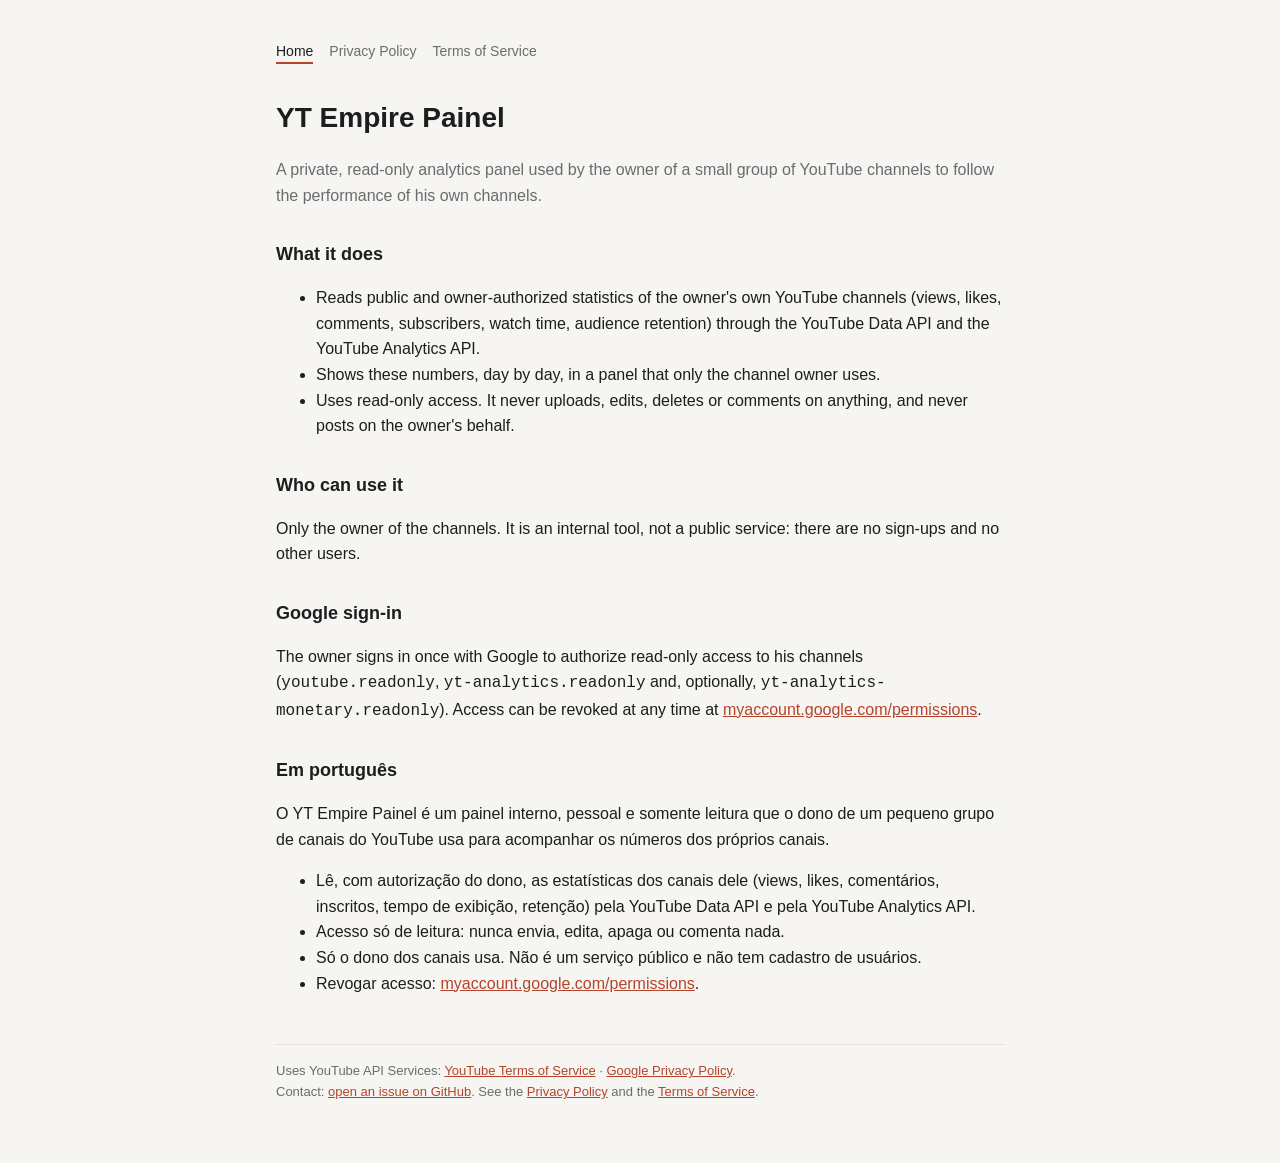
<file: index.html>
<!doctype html>
<html lang="en">
<head>
<meta charset="utf-8">
<meta name="viewport" content="width=device-width, initial-scale=1">
<title>YT Empire Painel</title>
<meta name="description" content="Private, read-only analytics panel used by the owner of a group of YouTube channels.">
<!-- Google Search Console ownership verification: keep this tag; Google re-checks it periodically. -->
<meta name="google-site-verification" content="VTjDbqDB1Z5hQZVcN75w3TZ2wQgIsldZHaRGd6fEHXM" />
<link rel="stylesheet" href="style.css">
</head>
<body>
<main>
<nav><a class="on" href="./">Home</a><a href="privacy.html">Privacy Policy</a><a href="terms.html">Terms of Service</a></nav>
<h1>YT Empire Painel</h1>
<p class="lead">A private, read-only analytics panel used by the owner of a small group of YouTube channels to follow
the performance of his own channels.</p>

<h2>What it does</h2>
<ul>
  <li>Reads public and owner-authorized statistics of the owner's own YouTube channels (views, likes, comments,
      subscribers, watch time, audience retention) through the YouTube Data API and the YouTube Analytics API.</li>
  <li>Shows these numbers, day by day, in a panel that only the channel owner uses.</li>
  <li>Uses read-only access. It never uploads, edits, deletes or comments on anything, and never posts on the
      owner's behalf.</li>
</ul>

<h2>Who can use it</h2>
<p>Only the owner of the channels. It is an internal tool, not a public service: there are no sign-ups and no
other users.</p>

<h2>Google sign-in</h2>
<p>The owner signs in once with Google to authorize read-only access to his channels
(<code>youtube.readonly</code>, <code>yt-analytics.readonly</code> and, optionally,
<code>yt-analytics-monetary.readonly</code>). Access can be revoked at any time at
<a href="https://myaccount.google.com/permissions">myaccount.google.com/permissions</a>.</p>

<h2 id="pt">Em português</h2>
<p>O YT Empire Painel é um painel interno, pessoal e somente leitura que o dono de um pequeno grupo de canais do
YouTube usa para acompanhar os números dos próprios canais.</p>
<ul>
  <li>Lê, com autorização do dono, as estatísticas dos canais dele (views, likes, comentários, inscritos, tempo de
      exibição, retenção) pela YouTube Data API e pela YouTube Analytics API.</li>
  <li>Acesso só de leitura: nunca envia, edita, apaga ou comenta nada.</li>
  <li>Só o dono dos canais usa. Não é um serviço público e não tem cadastro de usuários.</li>
  <li>Revogar acesso: <a href="https://myaccount.google.com/permissions">myaccount.google.com/permissions</a>.</li>
</ul>

<footer>Uses YouTube API Services: <a href="https://www.youtube.com/t/terms">YouTube Terms of Service</a> ·
<a href="https://policies.google.com/privacy">Google Privacy Policy</a>.<br>Contact: <a href="https://github.com/jorujes/yt-empire-painel/issues">open an issue on GitHub</a>.
See the <a href="privacy.html">Privacy Policy</a> and the <a href="terms.html">Terms of Service</a>.</footer>
</main>
</body>
</html>
</file>
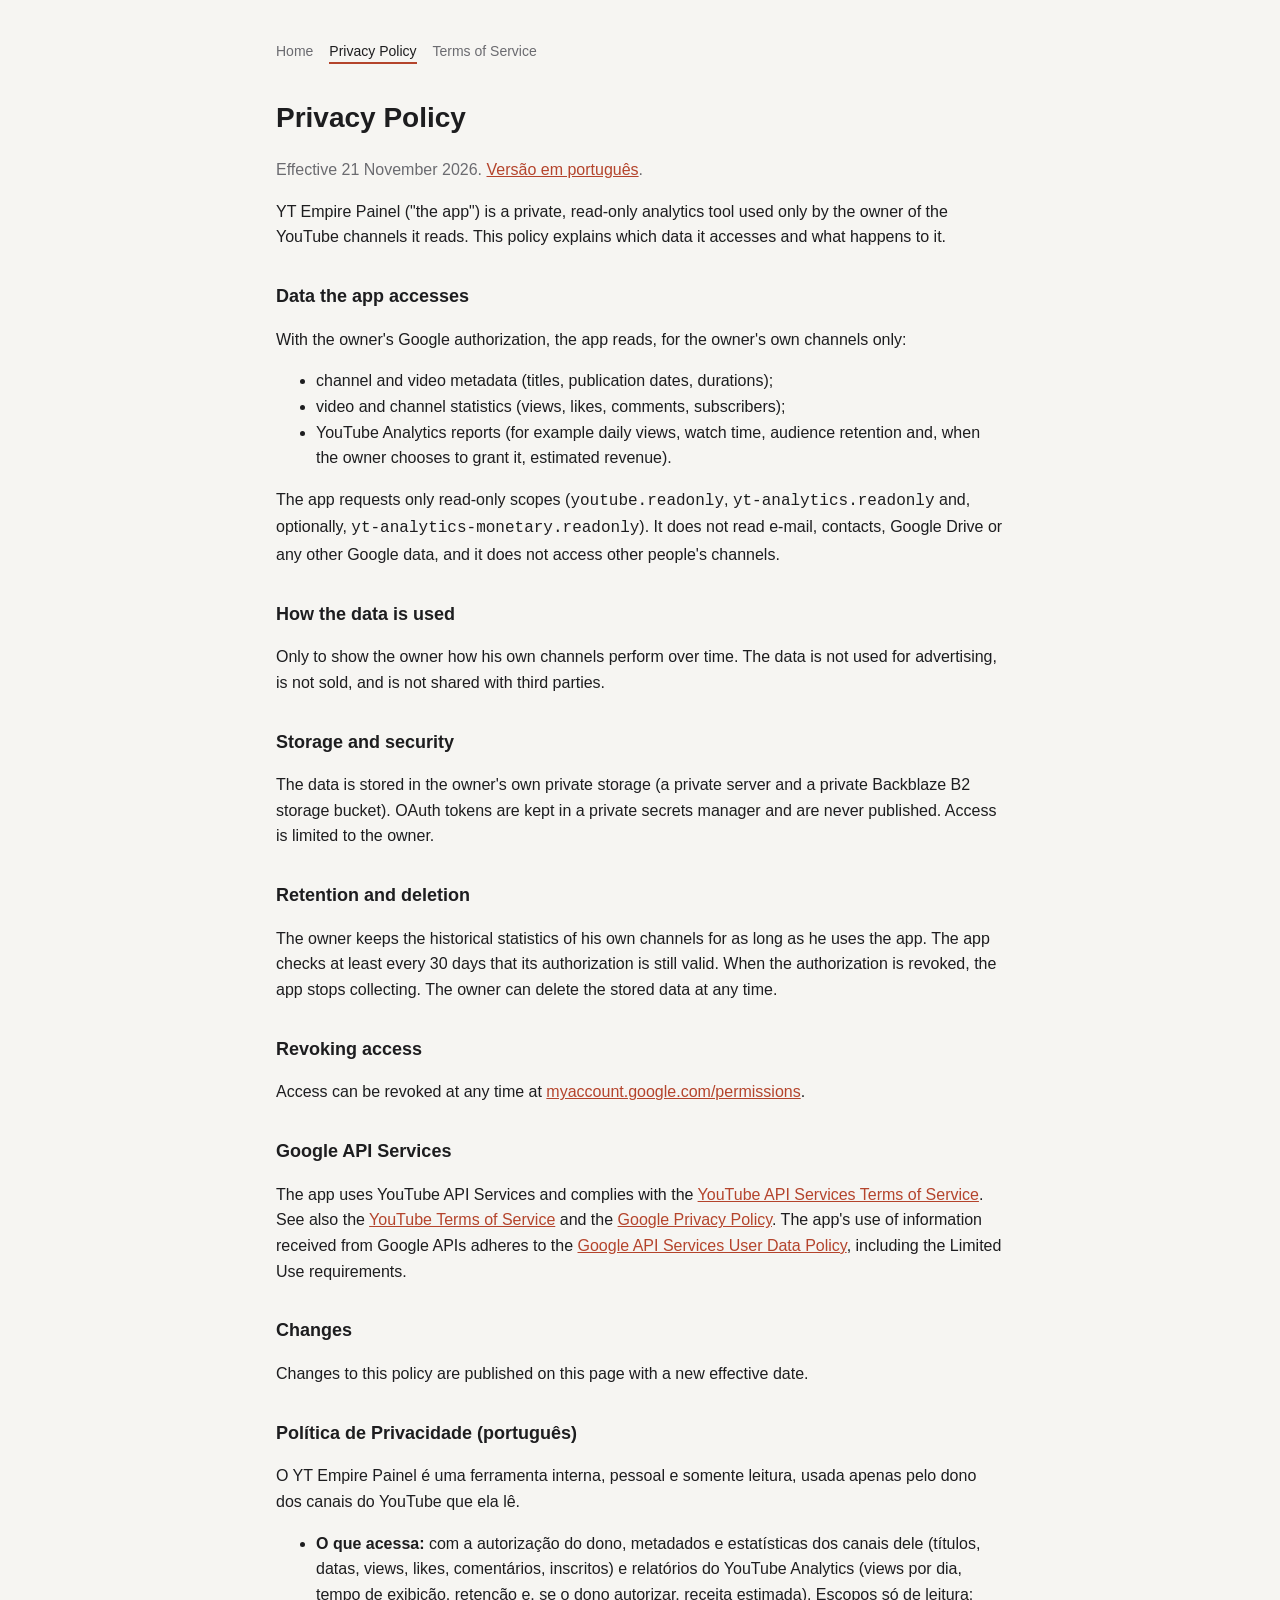
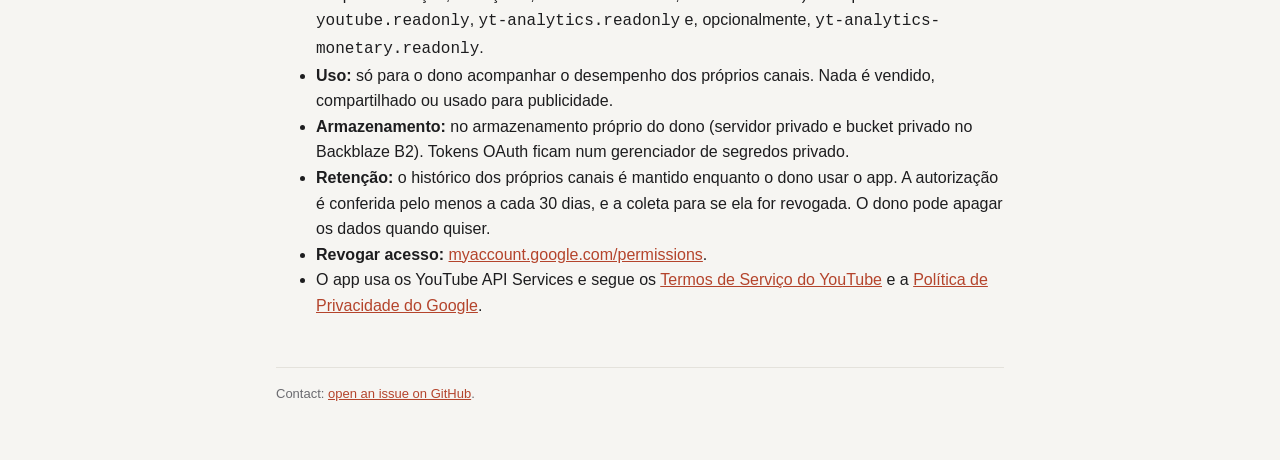
<file: privacy.html>
<!doctype html>
<html lang="en">
<head>
<meta charset="utf-8">
<meta name="viewport" content="width=device-width, initial-scale=1">
<title>Privacy Policy · YT Empire Painel</title>
<link rel="stylesheet" href="style.css">
</head>
<body>
<main>
<nav><a href="./">Home</a><a class="on" href="privacy.html">Privacy Policy</a><a href="terms.html">Terms of Service</a></nav>
<h1>Privacy Policy</h1>
<p class="lead">Effective 21 November 2026. <a href="#pt">Versão em português</a>.</p>

<p>YT Empire Painel ("the app") is a private, read-only analytics tool used only by the owner of the YouTube
channels it reads. This policy explains which data it accesses and what happens to it.</p>

<h2>Data the app accesses</h2>
<p>With the owner's Google authorization, the app reads, for the owner's own channels only:</p>
<ul>
  <li>channel and video metadata (titles, publication dates, durations);</li>
  <li>video and channel statistics (views, likes, comments, subscribers);</li>
  <li>YouTube Analytics reports (for example daily views, watch time, audience retention and, when the owner
      chooses to grant it, estimated revenue).</li>
</ul>
<p>The app requests only read-only scopes (<code>youtube.readonly</code>, <code>yt-analytics.readonly</code> and,
optionally, <code>yt-analytics-monetary.readonly</code>). It does not read e-mail, contacts, Google Drive or any other
Google data, and it does not access other people's channels.</p>

<h2>How the data is used</h2>
<p>Only to show the owner how his own channels perform over time. The data is not used for advertising, is not
sold, and is not shared with third parties.</p>

<h2>Storage and security</h2>
<p>The data is stored in the owner's own private storage (a private server and a private Backblaze B2 storage bucket).
OAuth tokens are kept in a private secrets manager and are never published. Access is limited to the owner.</p>

<h2>Retention and deletion</h2>
<p>The owner keeps the historical statistics of his own channels for as long as he uses the app. The app checks at
least every 30 days that its authorization is still valid. When the authorization is revoked, the app stops
collecting. The owner can delete the stored data at any time.</p>

<h2>Revoking access</h2>
<p>Access can be revoked at any time at
<a href="https://myaccount.google.com/permissions">myaccount.google.com/permissions</a>.</p>

<h2>Google API Services</h2>
<p>The app uses YouTube API Services and complies with the
<a href="https://developers.google.com/youtube/terms/api-services-terms-of-service">YouTube API Services Terms of Service</a>.
See also the <a href="https://www.youtube.com/t/terms">YouTube Terms of Service</a> and the
<a href="https://policies.google.com/privacy">Google Privacy Policy</a>. The app's use of information
received from Google APIs adheres to the
<a href="https://developers.google.com/terms/api-services-user-data-policy">Google API Services User Data Policy</a>,
including the Limited Use requirements.</p>

<h2>Changes</h2>
<p>Changes to this policy are published on this page with a new effective date.</p>

<h2 id="pt">Política de Privacidade (português)</h2>
<p>O YT Empire Painel é uma ferramenta interna, pessoal e somente leitura, usada apenas pelo dono dos canais do
YouTube que ela lê.</p>
<ul>
  <li><strong>O que acessa:</strong> com a autorização do dono, metadados e estatísticas dos canais dele (títulos, datas,
      views, likes, comentários, inscritos) e relatórios do YouTube Analytics (views por dia, tempo de exibição,
      retenção e, se o dono autorizar, receita estimada). Escopos só de leitura: <code>youtube.readonly</code>,
      <code>yt-analytics.readonly</code> e, opcionalmente, <code>yt-analytics-monetary.readonly</code>.</li>
  <li><strong>Uso:</strong> só para o dono acompanhar o desempenho dos próprios canais. Nada é vendido, compartilhado
      ou usado para publicidade.</li>
  <li><strong>Armazenamento:</strong> no armazenamento próprio do dono (servidor privado e bucket privado no Backblaze B2).
      Tokens OAuth ficam num gerenciador de segredos privado.</li>
  <li><strong>Retenção:</strong> o histórico dos próprios canais é mantido enquanto o dono usar o app. A autorização é
      conferida pelo menos a cada 30 dias, e a coleta para se ela for revogada. O dono pode apagar os dados quando
      quiser.</li>
  <li><strong>Revogar acesso:</strong> <a href="https://myaccount.google.com/permissions">myaccount.google.com/permissions</a>.</li>
  <li>O app usa os YouTube API Services e segue os
      <a href="https://www.youtube.com/t/terms">Termos de Serviço do YouTube</a> e a
      <a href="https://policies.google.com/privacy">Política de Privacidade do Google</a>.</li>
</ul>

<footer>Contact: <a href="https://github.com/jorujes/yt-empire-painel/issues">open an issue on GitHub</a>.</footer>
</main>
</body>
</html>
</file>
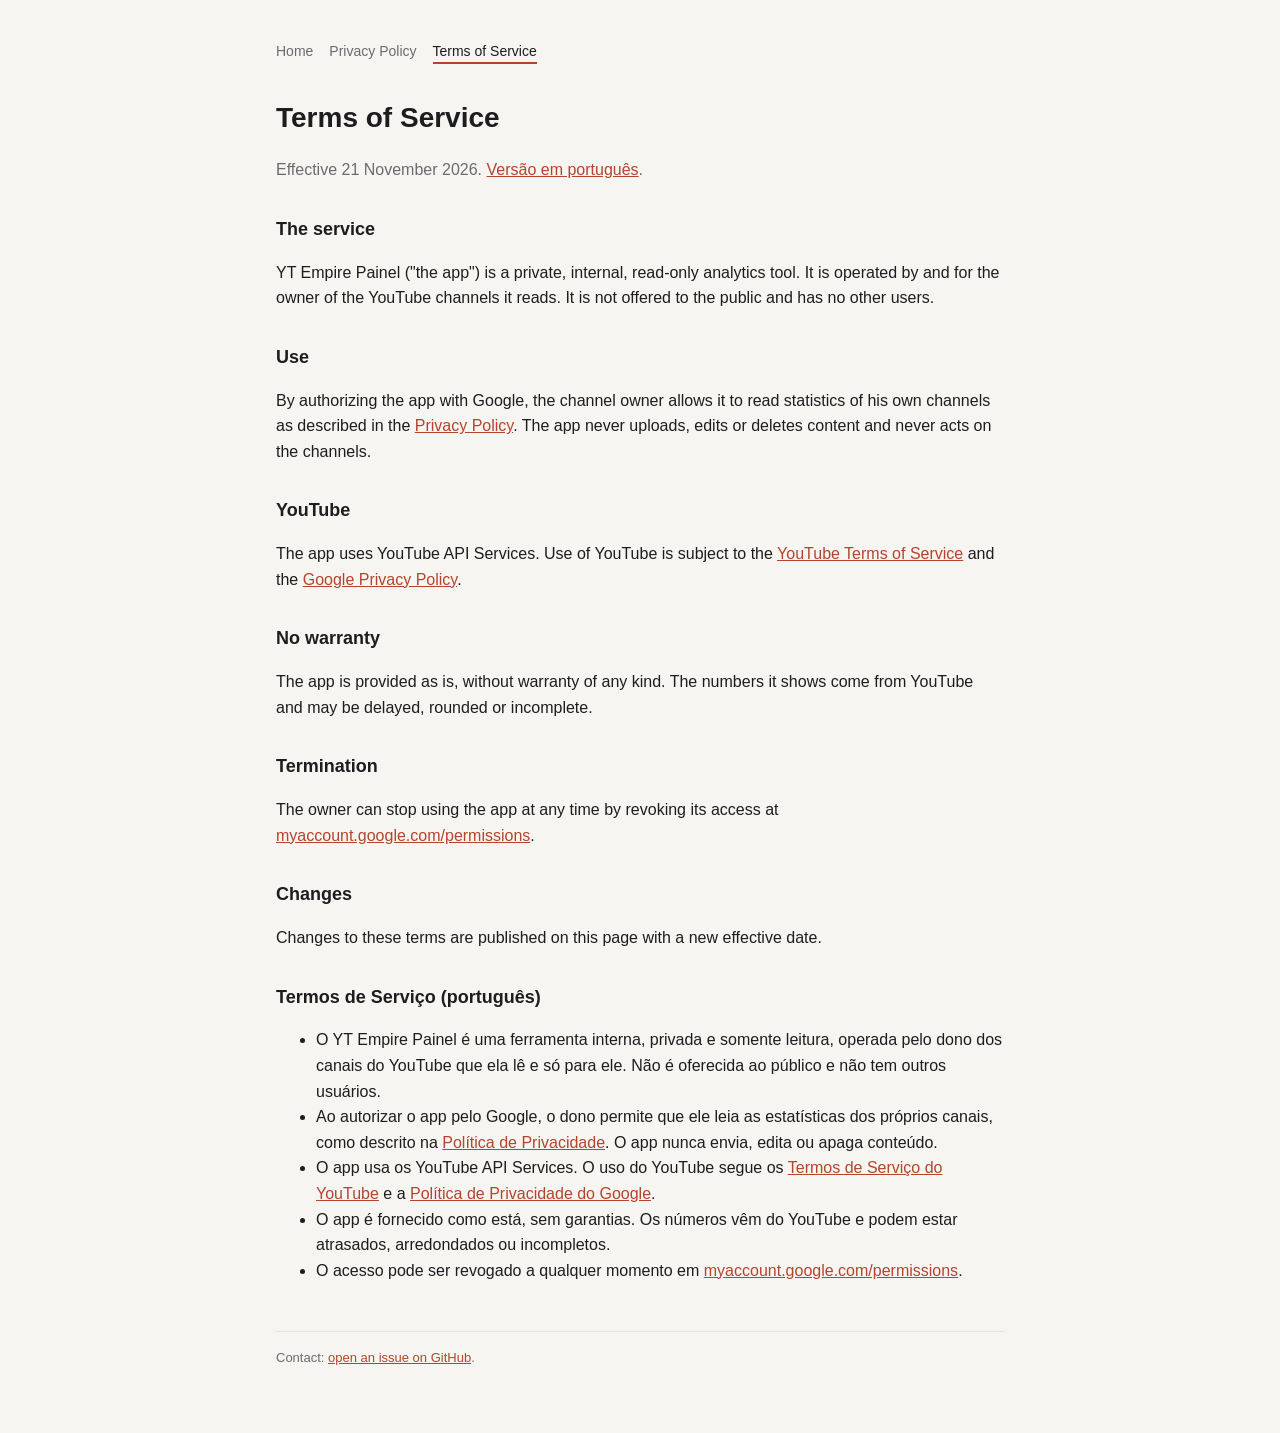
<file: terms.html>
<!doctype html>
<html lang="en">
<head>
<meta charset="utf-8">
<meta name="viewport" content="width=device-width, initial-scale=1">
<title>Terms of Service · YT Empire Painel</title>
<link rel="stylesheet" href="style.css">
</head>
<body>
<main>
<nav><a href="./">Home</a><a href="privacy.html">Privacy Policy</a><a class="on" href="terms.html">Terms of Service</a></nav>
<h1>Terms of Service</h1>
<p class="lead">Effective 21 November 2026. <a href="#pt">Versão em português</a>.</p>

<h2>The service</h2>
<p>YT Empire Painel ("the app") is a private, internal, read-only analytics tool. It is operated by and for the
owner of the YouTube channels it reads. It is not offered to the public and has no other users.</p>

<h2>Use</h2>
<p>By authorizing the app with Google, the channel owner allows it to read statistics of his own channels as
described in the <a href="privacy.html">Privacy Policy</a>. The app never uploads, edits or deletes content and
never acts on the channels.</p>

<h2>YouTube</h2>
<p>The app uses YouTube API Services. Use of YouTube is subject to the
<a href="https://www.youtube.com/t/terms">YouTube Terms of Service</a> and the
<a href="https://policies.google.com/privacy">Google Privacy Policy</a>.</p>

<h2>No warranty</h2>
<p>The app is provided as is, without warranty of any kind. The numbers it shows come from YouTube and may be
delayed, rounded or incomplete.</p>

<h2>Termination</h2>
<p>The owner can stop using the app at any time by revoking its access at
<a href="https://myaccount.google.com/permissions">myaccount.google.com/permissions</a>.</p>

<h2>Changes</h2>
<p>Changes to these terms are published on this page with a new effective date.</p>

<h2 id="pt">Termos de Serviço (português)</h2>
<ul>
  <li>O YT Empire Painel é uma ferramenta interna, privada e somente leitura, operada pelo dono dos canais do YouTube
      que ela lê e só para ele. Não é oferecida ao público e não tem outros usuários.</li>
  <li>Ao autorizar o app pelo Google, o dono permite que ele leia as estatísticas dos próprios canais, como descrito na
      <a href="privacy.html#pt">Política de Privacidade</a>. O app nunca envia, edita ou apaga conteúdo.</li>
  <li>O app usa os YouTube API Services. O uso do YouTube segue os
      <a href="https://www.youtube.com/t/terms">Termos de Serviço do YouTube</a> e a
      <a href="https://policies.google.com/privacy">Política de Privacidade do Google</a>.</li>
  <li>O app é fornecido como está, sem garantias. Os números vêm do YouTube e podem estar atrasados, arredondados ou
      incompletos.</li>
  <li>O acesso pode ser revogado a qualquer momento em
      <a href="https://myaccount.google.com/permissions">myaccount.google.com/permissions</a>.</li>
</ul>

<footer>Contact: <a href="https://github.com/jorujes/yt-empire-painel/issues">open an issue on GitHub</a>.</footer>
</main>
</body>
</html>
</file>
<file: style.css>
:root { --bg: #f6f5f2; --ink: #1d1d1f; --muted: #6b6b70; --line: #e4e2dc; --accent: #b4442c; }
@media (prefers-color-scheme: dark) {
  :root { --bg: #151517; --ink: #ececee; --muted: #9b9ba3; --line: #303035; --accent: #e0765c; }
}
* { box-sizing: border-box; }
body { margin: 0; background: var(--bg); color: var(--ink);
       font: 16px/1.6 -apple-system, BlinkMacSystemFont, "Segoe UI", sans-serif; }
main { max-width: 760px; margin: 0 auto; padding: 40px 16px 64px; }
nav { display: flex; gap: 16px; flex-wrap: wrap; margin-bottom: 32px; font-size: 14px; }
nav a { color: var(--muted); text-decoration: none; }
nav a.on { color: var(--ink); border-bottom: 2px solid var(--accent); }
h1 { font-size: 28px; margin: 0 0 8px; }
h2 { font-size: 18px; margin: 32px 0 8px; }
p, li { color: var(--ink); }
.lead { color: var(--muted); }
a { color: var(--accent); }
footer { margin-top: 48px; padding-top: 16px; border-top: 1px solid var(--line); color: var(--muted); font-size: 13px; }
</file>
